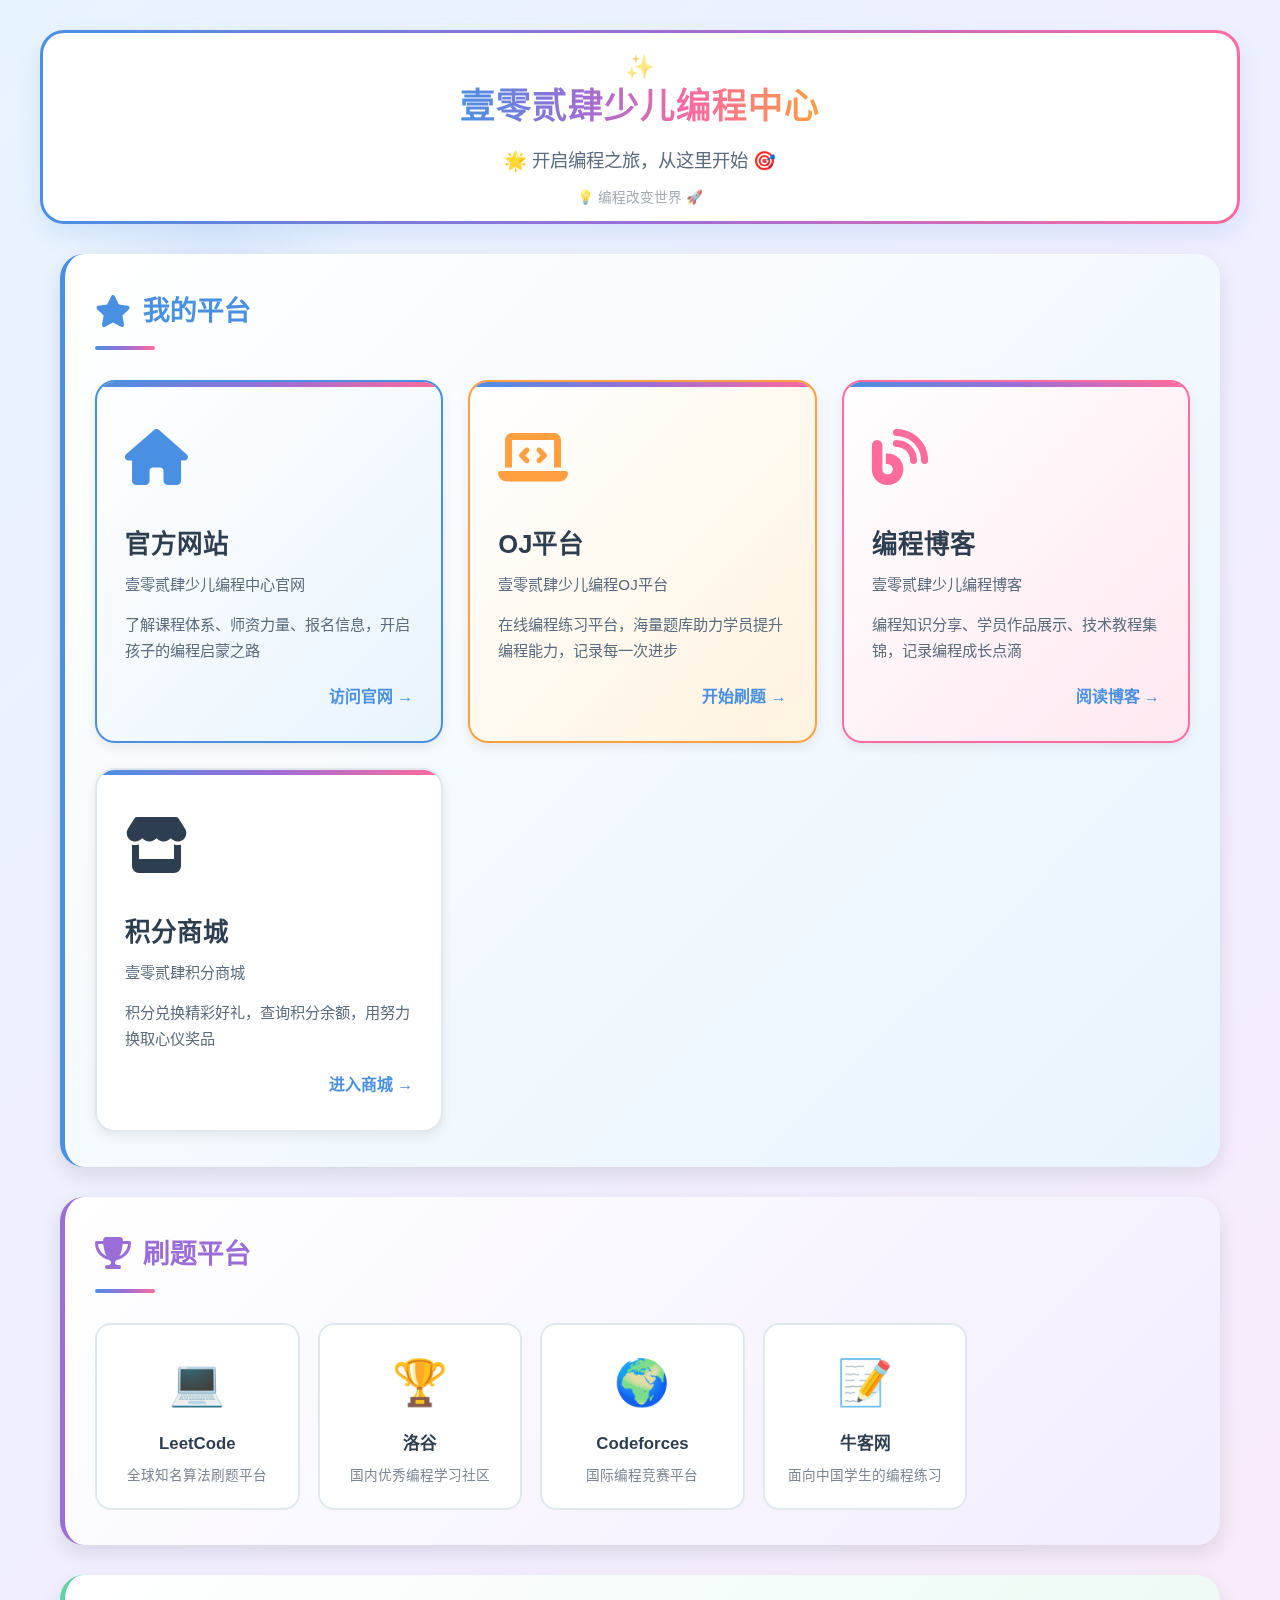
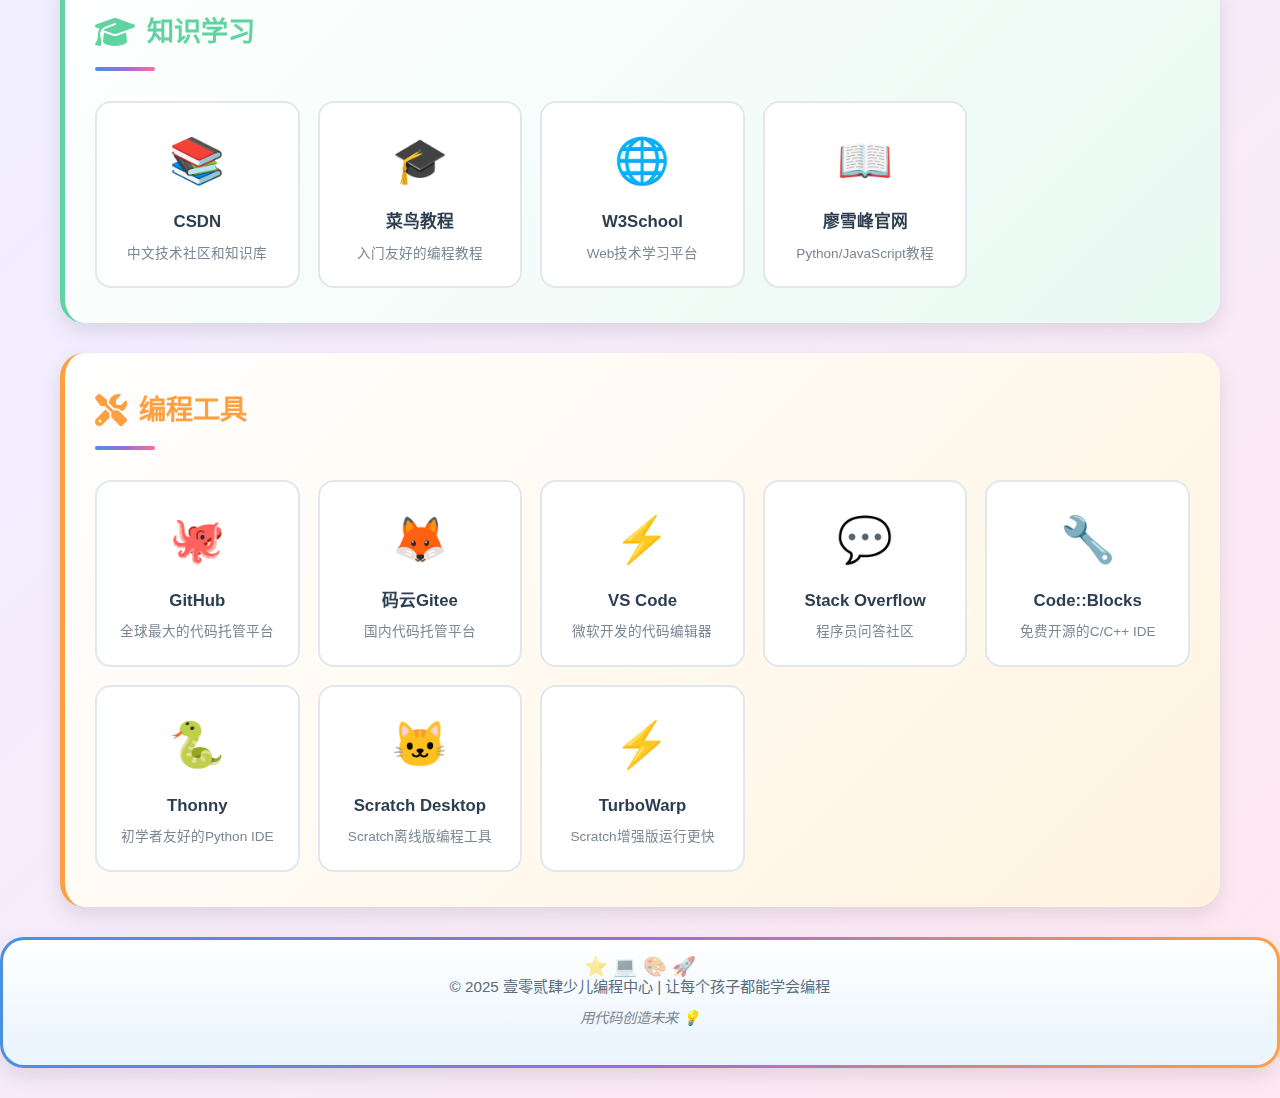
<file: index.html>
<!DOCTYPE html>
<html lang="zh-CN">
<head>
    <!-- 页面元信息 -->
    <meta charset="UTF-8">
    <meta name="viewport" content="width=device-width, initial-scale=1.0">
    <meta name="description" content="壹零贰肆少儿编程中心导航页，快速访问官网、OJ平台、博客及优质编程学习资源">
    <meta name="keywords" content="少儿编程,Scratch,Python,C++,编程教育,壹零贰肆">
    <link rel="icon" href="Image/logo.jpg" type="image/x-icon">
    <title>壹零贰肆少儿编程 - 导航中心</title>
    
    <!-- 引入样式文件 -->
    <link rel="stylesheet" href="css/style.css">
    
    <!-- 引入Font Awesome图标库 -->
    <link rel="stylesheet" href="https://cdnjs.cloudflare.com/ajax/libs/font-awesome/6.4.0/css/all.min.css">
</head>
<body>
    <!-- 头部区域 -->
    <header class="header">
        <div class="container">
            <!-- Logo和标题 -->
            <div class="logo-section">
                <!-- 圆形Logo，1024文字由CSS生成
                <div class="logo"></div> -->
                <h1 class="site-title">壹零贰肆少儿编程中心</h1>
            </div>
            <!-- 欢迎标语 -->
            <p class="tagline">开启编程之旅，从这里开始</p>
        </div>
    </header>

    <!-- 主内容区域 -->
    <main class="main-content">
        <div class="container">
            
            <!-- 我的平台区域 -->
            <section class="my-platforms">
                <h2 class="section-title">
                    <i class="fas fa-star"></i>
                    我的平台
                </h2>
                
                <!-- 平台卡片容器 -->
                <div class="platform-cards">
                    
                    <!-- 官网卡片 -->
                    <a href="https://www.1024code.top" target="_blank" class="platform-card card-main" data-desc="壹零贰肆少儿编程中心官网">
                        <div class="card-icon">
                            <i class="fas fa-home"></i>
                        </div>
                        <h3 class="card-title">官方网站</h3>
                        <p class="card-subtitle">壹零贰肆少儿编程中心官网</p>
                        <p class="card-description">了解课程体系、师资力量、报名信息，开启孩子的编程启蒙之路</p>
                        <div class="card-footer">
                            <span class="card-link">访问官网 →</span>
                        </div>
                    </a>
                    
                    <!-- OJ平台卡片 -->
                    <a href="http://oj.1024code.top" target="_blank" class="platform-card card-oj" data-desc="壹零贰肆少儿编程OJ平台">
                        <div class="card-icon">
                            <i class="fas fa-laptop-code"></i>
                        </div>
                        <h3 class="card-title">OJ平台</h3>
                        <p class="card-subtitle">壹零贰肆少儿编程OJ平台</p>
                        <p class="card-description">在线编程练习平台，海量题库助力学员提升编程能力，记录每一次进步</p>
                        <div class="card-footer">
                            <span class="card-link">开始刷题 →</span>
                        </div>
                    </a>
                    
                    <!-- 博客卡片 -->
                    <a href="https://blog.1024code.top" target="_blank" class="platform-card card-blog" data-desc="壹零贰肆少儿编程博客">
                        <div class="card-icon">
                            <i class="fas fa-blog"></i>
                        </div>
                        <h3 class="card-title">编程博客</h3>
                        <p class="card-subtitle">壹零贰肆少儿编程博客</p>
                        <p class="card-description">编程知识分享、学员作品展示、技术教程集锦，记录编程成长点滴</p>
                        <div class="card-footer">
                            <span class="card-link">阅读博客 →</span>
                        </div>
                    </a>
                    
                    <!-- 积分商城卡片 -->
                    <a href="points-store.html" class="platform-card card-store" data-desc="壹零贰肆积分商城">
                        <div class="card-icon">
                            <i class="fas fa-store"></i>
                        </div>
                        <h3 class="card-title">积分商城</h3>
                        <p class="card-subtitle">壹零贰肆积分商城</p>
                        <p class="card-description">积分兑换精彩好礼，查询积分余额，用努力换取心仪奖品</p>
                        <div class="card-footer">
                            <span class="card-link">进入商城 →</span>
                        </div>
                    </a>
                    
                </div>
            </section>

            <!-- 刷题平台区域 -->
            <section class="practice-platforms">
                <h2 class="section-title">
                    <i class="fas fa-trophy"></i>
                    刷题平台
                </h2>
                <div class="resource-grid">
                        
                        <a href="https://leetcode.cn/" target="_blank" class="resource-card">
                            <div class="resource-icon">💻</div>
                            <h4>LeetCode</h4>
                            <p>全球知名算法刷题平台</p>
                        </a>

                        <a href="https://www.luogu.com.cn/" target="_blank" class="resource-card">
                            <div class="resource-icon">🏆</div>
                            <h4>洛谷</h4>
                            <p>国内优秀编程学习社区</p>
                        </a>

                        <a href="https://codeforces.com/" target="_blank" class="resource-card">
                            <div class="resource-icon">🌍</div>
                            <h4>Codeforces</h4>
                            <p>国际编程竞赛平台</p>
                        </a>

                        <a href="https://www.nowcoder.com/" target="_blank" class="resource-card">
                            <div class="resource-icon">📝</div>
                            <h4>牛客网</h4>
                            <p>面向中国学生的编程练习</p>
                        </a>

                </div>
            </section>

            <!-- 知识学习区域 -->
            <section class="knowledge-learning">
                <h2 class="section-title">
                    <i class="fas fa-graduation-cap"></i>
                    知识学习
                </h2>
                <div class="resource-grid">
                        
                        <a href="https://www.csdn.net/" target="_blank" class="resource-card">
                            <div class="resource-icon">📚</div>
                            <h4>CSDN</h4>
                            <p>中文技术社区和知识库</p>
                        </a>

                        <a href="https://www.runoob.com/" target="_blank" class="resource-card">
                            <div class="resource-icon">🎓</div>
                            <h4>菜鸟教程</h4>
                            <p>入门友好的编程教程</p>
                        </a>

                        <a href="https://www.w3school.com.cn/" target="_blank" class="resource-card">
                            <div class="resource-icon">🌐</div>
                            <h4>W3School</h4>
                            <p>Web技术学习平台</p>
                        </a>

                        <a href="https://www.liaoxuefeng.com/" target="_blank" class="resource-card">
                            <div class="resource-icon">📖</div>
                            <h4>廖雪峰官网</h4>
                            <p>Python/JavaScript教程</p>
                        </a>

                </div>
            </section>

            <!-- 编程工具区域 -->
            <section class="programming-tools">
                <h2 class="section-title">
                    <i class="fas fa-tools"></i>
                    编程工具
                </h2>
                <div class="resource-grid">
                        
                        <a href="https://github.com/" target="_blank" class="resource-card">
                            <div class="resource-icon">🐙</div>
                            <h4>GitHub</h4>
                            <p>全球最大的代码托管平台</p>
                        </a>

                        <a href="https://gitee.com/" target="_blank" class="resource-card">
                            <div class="resource-icon">🦊</div>
                            <h4>码云Gitee</h4>
                            <p>国内代码托管平台</p>
                        </a>

                        <a href="https://code.visualstudio.com/" target="_blank" class="resource-card">
                            <div class="resource-icon">⚡</div>
                            <h4>VS Code</h4>
                            <p>微软开发的代码编辑器</p>
                        </a>

                        <a href="https://stackoverflow.com/" target="_blank" class="resource-card">
                            <div class="resource-icon">💬</div>
                            <h4>Stack Overflow</h4>
                            <p>程序员问答社区</p>
                        </a>

                        <a href="https://www.codeblocks.org/" target="_blank" class="resource-card">
                            <div class="resource-icon">🔧</div>
                            <h4>Code::Blocks</h4>
                            <p>免费开源的C/C++ IDE</p>
                        </a>

                        <a href="https://thonny.org/" target="_blank" class="resource-card">
                            <div class="resource-icon">🐍</div>
                            <h4>Thonny</h4>
                            <p>初学者友好的Python IDE</p>
                        </a>

                        <a href="https://scratch.mit.edu/download" target="_blank" class="resource-card">
                            <div class="resource-icon">🐱</div>
                            <h4>Scratch Desktop</h4>
                            <p>Scratch离线版编程工具</p>
                        </a>

                        <a href="https://turbowarp.org/" target="_blank" class="resource-card">
                            <div class="resource-icon">⚡</div>
                            <h4>TurboWarp</h4>
                            <p>Scratch增强版运行更快</p>
                        </a>

                </div>
            </section>

        </div>
    </main>

    <!-- 底部区域 -->
    <footer class="footer">
        <div class="container">
            <p class="copyright">© 2025 壹零贰肆少儿编程中心 | 让每个孩子都能学会编程</p>
            <p class="slogan">用代码创造未来 💡</p>
        </div>
    </footer>

</body>
</html>
</file>
<file: css/style.css>
/* ==================== 全局样式 ==================== */

/* 重置默认样式 */
* {
    margin: 0;
    padding: 0;
    box-sizing: border-box;
}

/* 根元素样式 */
:root {
    /* 平衡少儿编程风格 - 多彩但不花哨 */
    --primary-blue: #4A90E2;         /* 科技蓝 */
    --primary-purple: #9B6DD6;       /* 梦幻紫 */
    --primary-pink: #FF6B9D;         /* 活力粉 */
    --primary-orange: #FF9F40;       /* 活力橙 */
    --primary-green: #5FD4A0;        /* 清新绿 */
    --primary-yellow: #FFC93C;       /* 阳光黄 */
    
    /* 浅色背景 */
    --light-blue: #E8F4FD;           
    --light-purple: #F2EDFF;         
    --light-pink: #FFE8F1;           
    --light-orange: #FFF3E0;         
    --light-green: #E8F9F2;          
    
    /* 中性色 */
    --bg-main: #F8FAFB;              
    --bg-white: #FFFFFF;             
    --text-dark: #2C3E50;            
    --text-gray: #5A6C7D;            
    --text-light: #7B8794;           
    --border-light: #E1E8ED;         
    
    /* 阴影 */
    --shadow-sm: 0 2px 8px rgba(0, 0, 0, 0.06);
    --shadow-md: 0 4px 12px rgba(0, 0, 0, 0.08);
    --shadow-lg: 0 8px 20px rgba(0, 0, 0, 0.1);
    --shadow-color: 0 10px 25px rgba(74, 144, 226, 0.15);
    
    /* 圆角 */
    --radius-sm: 12px;
    --radius-md: 16px;
    --radius-lg: 20px;
    --radius-xl: 24px;
    
    /* 过渡动画 */
    --transition: all 0.3s ease;
}

/* body基础样式 - 柔和渐变背景 */
body {
    font-family: 'Microsoft YaHei', 'SimHei', Arial, sans-serif;
    line-height: 1.6;
    color: var(--text-dark);
    background: linear-gradient(135deg, #E8F4FD 0%, #F2EDFF 50%, #FFE8F1 100%);
    min-height: 100vh;
    padding: 30px 0;
    position: relative;
    overflow-x: hidden;
}

/* 添加柔和的装饰圆点 */
body::before {
    content: '';
    position: fixed;
    width: 300px;
    height: 300px;
    background: radial-gradient(circle, rgba(74, 144, 226, 0.08) 0%, transparent 70%);
    border-radius: 50%;
    top: 10%;
    left: 5%;
    pointer-events: none;
    z-index: 0;
}

body::after {
    content: '';
    position: fixed;
    width: 250px;
    height: 250px;
    background: radial-gradient(circle, rgba(255, 107, 157, 0.08) 0%, transparent 70%);
    border-radius: 50%;
    bottom: 15%;
    right: 8%;
    pointer-events: none;
    z-index: 0;
}

/* 容器 */
.container {
    max-width: 1200px;
    margin: 0 auto;
    padding: 0 20px;
    position: relative;
    z-index: 1;
}

/* 链接默认样式 */
a {
    text-decoration: none;
    color: inherit;
}


/* ==================== 头部样式 - 简约风格 ==================== */

.header {
    margin-bottom: 30px;
}

.header .container {
    background: linear-gradient(135deg, var(--bg-white) 0%, var(--light-blue) 100%);
    padding: 45px 30px;
    border-radius: var(--radius-xl);
    box-shadow: var(--shadow-color);
    text-align: center;
    position: relative;
    border: 3px solid transparent;
    background-image: 
        linear-gradient(white, white),
        linear-gradient(90deg, var(--primary-blue), var(--primary-purple), var(--primary-pink));
    background-origin: border-box;
    background-clip: padding-box, border-box;
}

/* 顶部彩色装饰条 */
.header .container::before {
    content: '✨';
    position: absolute;
    top: 15px;
    left: 50%;
    transform: translateX(-50%);
    font-size: 1.5rem;
    opacity: 0.6;
}

/* 底部装饰条 */
.header .container::after {
    content: '💡 编程改变世界 🚀';
    position: absolute;
    bottom: 12px;
    left: 0;
    right: 0;
    font-size: 0.85rem;
    color: var(--text-light);
    opacity: 0.7;
}

/* Logo区域 */
.logo-section {
    display: flex;
    flex-direction: column;
    align-items: center;
    justify-content: center;
    gap: 15px;
    margin-bottom: 0;
    position: relative;
    z-index: 1;
}

/* 网站标题 - 彩虹渐变 */
.site-title {
    font-size: 2.2rem;
    font-weight: 800;
    position: relative;
    z-index: 1;
    background: linear-gradient(90deg, 
        var(--primary-blue) 0%, 
        var(--primary-purple) 33%, 
        var(--primary-pink) 66%, 
        var(--primary-orange) 100%);
    -webkit-background-clip: text;
    -webkit-text-fill-color: transparent;
    background-clip: text;
    margin: 0;
    letter-spacing: 1px;
}

/* 标语 - 带emoji */
.tagline {
    font-size: 1.15rem;
    color: var(--text-gray);
    margin-top: 12px;
    position: relative;
    z-index: 1;
    font-weight: 500;
}

.tagline::before {
    content: '🌟 ';
}

.tagline::after {
    content: ' 🎯';
}


/* ==================== 主内容区 - 模块化设计 ==================== */

.main-content {
    background: transparent;
    padding: 0;
    margin-bottom: 30px;
}

/* 区块容器 - 彩色模块 */
.my-platforms {
    background: linear-gradient(135deg, var(--bg-white) 0%, var(--light-blue) 100%);
    border-radius: var(--radius-xl);
    padding: 35px 30px;
    box-shadow: var(--shadow-lg);
    margin-bottom: 30px;
    position: relative;
    border-left: 5px solid var(--primary-blue);
}

.practice-platforms {
    background: linear-gradient(135deg, var(--bg-white) 0%, var(--light-purple) 100%);
    border-radius: var(--radius-xl);
    padding: 35px 30px;
    box-shadow: var(--shadow-lg);
    margin-bottom: 30px;
    position: relative;
    border-left: 5px solid var(--primary-purple);
}

.knowledge-learning {
    background: linear-gradient(135deg, var(--bg-white) 0%, var(--light-green) 100%);
    border-radius: var(--radius-xl);
    padding: 35px 30px;
    box-shadow: var(--shadow-lg);
    margin-bottom: 30px;
    position: relative;
    border-left: 5px solid var(--primary-green);
}

.programming-tools {
    background: linear-gradient(135deg, var(--bg-white) 0%, var(--light-orange) 100%);
    border-radius: var(--radius-xl);
    padding: 35px 30px;
    box-shadow: var(--shadow-lg);
    margin-bottom: 30px;
    position: relative;
    border-left: 5px solid var(--primary-orange);
}

/* 区块标题 - 活泼风格 */
.section-title {
    font-size: 1.7rem;
    color: var(--text-dark);
    margin-bottom: 30px;
    display: flex;
    align-items: center;
    gap: 12px;
    font-weight: 700;
    position: relative;
    padding-bottom: 18px;
}

.section-title::after {
    content: '';
    position: absolute;
    bottom: 0;
    left: 0;
    width: 60px;
    height: 4px;
    background: linear-gradient(90deg, var(--primary-blue), var(--primary-purple), var(--primary-pink));
    border-radius: 10px;
}

.my-platforms .section-title {
    color: var(--primary-blue);
}

.my-platforms .section-title i {
    color: var(--primary-blue);
    font-size: 2rem;
    animation: pulse 2s ease-in-out infinite;
}

.practice-platforms .section-title {
    color: var(--primary-purple);
}

.practice-platforms .section-title i {
    color: var(--primary-purple);
    font-size: 2rem;
    animation: pulse 2s ease-in-out infinite 0.3s;
}

.knowledge-learning .section-title {
    color: var(--primary-green);
}

.knowledge-learning .section-title i {
    color: var(--primary-green);
    font-size: 2rem;
    animation: pulse 2s ease-in-out infinite 0.6s;
}

.programming-tools .section-title {
    color: var(--primary-orange);
}

.programming-tools .section-title i {
    color: var(--primary-orange);
    font-size: 2rem;
    animation: pulse 2s ease-in-out infinite 0.9s;
}

@keyframes pulse {
    0%, 100% { transform: scale(1); }
    50% { transform: scale(1.1); }
}


/* ==================== 我的平台区域 ==================== */

/* 平台卡片容器 */
.platform-cards {
    display: grid;
    grid-template-columns: repeat(auto-fit, minmax(300px, 1fr));
    gap: 25px;
}

/* 平台卡片 - 彩色卡片 */
.platform-card {
    background: var(--bg-white);
    border: 2px solid var(--border-light);
    padding: 32px 28px;
    border-radius: var(--radius-lg);
    box-shadow: var(--shadow-md);
    transition: var(--transition);
    display: flex;
    flex-direction: column;
    position: relative;
    overflow: hidden;
}

/* 卡片顶部装饰条 */
.platform-card::before {
    content: '';
    position: absolute;
    top: 0;
    left: 0;
    right: 0;
    height: 5px;
    background: linear-gradient(90deg, var(--primary-blue), var(--primary-purple), var(--primary-pink));
}

/* 卡片角标 */
.platform-card::after {
    content: '⭐';
    position: absolute;
    top: 15px;
    right: 15px;
    font-size: 1.2rem;
    opacity: 0;
    transition: var(--transition);
}

/* 卡片悬停效果 */
.platform-card:hover {
    transform: translateY(-8px) scale(1.02);
    box-shadow: var(--shadow-color);
}

.platform-card:hover::after {
    opacity: 0.8;
}

/* 卡片图标 */
.card-icon {
    font-size: 3.5rem;
    margin-bottom: 20px;
    position: relative;
    z-index: 1;
}

/* 卡片标题 */
.card-title {
    font-size: 1.6rem;
    margin-bottom: 8px;
    font-weight: 700;
    color: var(--text-dark);
    position: relative;
    z-index: 1;
}

/* 卡片副标题 */
.card-subtitle {
    font-size: 0.95rem;
    margin-bottom: 15px;
    color: var(--text-gray);
    position: relative;
    z-index: 1;
    font-weight: 500;
}

/* 卡片描述 */
.card-description {
    font-size: 0.95rem;
    line-height: 1.7;
    margin-bottom: 20px;
    flex-grow: 1;
    color: var(--text-gray);
    position: relative;
    z-index: 1;
}

/* 卡片底部 */
.card-footer {
    display: flex;
    justify-content: flex-end;
    position: relative;
    z-index: 1;
}

/* 卡片链接 */
.card-link {
    font-weight: 600;
    font-size: 1rem;
    color: var(--primary-blue);
    display: inline-flex;
    align-items: center;
    gap: 5px;
}

/* 不同卡片的彩色背景和图标 */
.card-main {
    background: linear-gradient(135deg, var(--bg-white) 0%, var(--light-blue) 100%);
    border-color: var(--primary-blue);
}

.card-main .card-icon {
    color: var(--primary-blue);
}

.card-main:hover {
    box-shadow: 0 12px 30px rgba(74, 144, 226, 0.25);
}

.card-oj {
    background: linear-gradient(135deg, var(--bg-white) 0%, var(--light-orange) 100%);
    border-color: var(--primary-orange);
}

.card-oj .card-icon {
    color: var(--primary-orange);
}

.card-oj:hover {
    box-shadow: 0 12px 30px rgba(255, 159, 64, 0.25);
}

.card-blog {
    background: linear-gradient(135deg, var(--bg-white) 0%, var(--light-pink) 100%);
    border-color: var(--primary-pink);
}

.card-blog .card-icon {
    color: var(--primary-pink);
}

.card-blog:hover {
    box-shadow: 0 12px 30px rgba(255, 107, 157, 0.25);
}


/* ==================== 资源区域 ==================== */

/* 资源网格 */
.resource-grid {
    display: grid;
    grid-template-columns: repeat(auto-fill, minmax(200px, 1fr));
    gap: 18px;
}

/* 资源卡片 - 轻盈设计 */
.resource-card {
    background: var(--bg-white);
    padding: 22px 18px;
    border-radius: var(--radius-md);
    border: 2px solid var(--border-light);
    transition: var(--transition);
    text-align: center;
    display: flex;
    flex-direction: column;
    align-items: center;
    position: relative;
}

/* 资源卡片悬停效果 */
.resource-card:hover {
    transform: translateY(-5px) scale(1.03);
    box-shadow: var(--shadow-lg);
}

.practice-platforms .resource-card:hover {
    border-color: var(--primary-purple);
    background: linear-gradient(135deg, var(--bg-white) 0%, var(--light-purple) 100%);
}

.knowledge-learning .resource-card:hover {
    border-color: var(--primary-green);
    background: linear-gradient(135deg, var(--bg-white) 0%, var(--light-green) 100%);
}

.programming-tools .resource-card:hover {
    border-color: var(--primary-orange);
    background: linear-gradient(135deg, var(--bg-white) 0%, var(--light-orange) 100%);
}

/* 资源图标 - 动态效果 */
.resource-icon {
    font-size: 2.8rem;
    margin-bottom: 12px;
    position: relative;
    z-index: 1;
    transition: var(--transition);
}

.resource-card:hover .resource-icon {
    transform: scale(1.15);
}

/* 资源标题 */
.resource-card h4 {
    font-size: 1.05rem;
    color: var(--text-dark);
    margin-bottom: 8px;
    font-weight: 600;
    position: relative;
    z-index: 1;
}

/* 资源描述 */
.resource-card p {
    font-size: 0.85rem;
    color: var(--text-light);
    line-height: 1.5;
    position: relative;
    z-index: 1;
}


/* ==================== 底部样式 - 彩色风格 ==================== */

.footer {
    background: linear-gradient(135deg, var(--bg-white) 0%, var(--light-blue) 100%);
    padding: 35px 20px;
    border-radius: var(--radius-xl);
    box-shadow: var(--shadow-lg);
    text-align: center;
    position: relative;
    border: 3px solid transparent;
    background-image: 
        linear-gradient(white, #E8F4FD),
        linear-gradient(90deg, var(--primary-blue), var(--primary-purple), var(--primary-orange));
    background-origin: border-box;
    background-clip: padding-box, border-box;
}

.footer::before {
    content: '⭐ 💻 🎨 🚀';
    position: absolute;
    top: 12px;
    left: 50%;
    transform: translateX(-50%);
    font-size: 1.2rem;
    opacity: 0.5;
}

/* 版权信息 */
.copyright {
    font-size: 0.95rem;
    color: var(--text-gray);
    margin-bottom: 8px;
    font-weight: 500;
}

/* 底部标语 */
.slogan {
    font-size: 0.9rem;
    color: var(--text-light);
    font-style: italic;
}


/* ==================== 响应式设计 ==================== */

/* 平板设备 */
@media (max-width: 768px) {
    /* 头部调整 */
    .header .container {
        padding: 35px 20px;
    }
    
    .logo-section {
        flex-direction: column;
        gap: 10px;
    }
    
    .site-title {
        font-size: 1.8rem;
    }
    
    .tagline {
        font-size: 1rem;
    }
    
    /* 模块化区块调整 */
    .my-platforms,
    .practice-platforms,
    .knowledge-learning,
    .programming-tools {
        padding: 30px 20px;
    }
    
    /* 平台卡片调整 */
    .platform-cards {
        grid-template-columns: 1fr;
        gap: 20px;
    }
    
    /* 区块标题调整 */
    .section-title {
        font-size: 1.6rem;
    }
    
    /* 资源网格调整 */
    .resource-grid {
        grid-template-columns: repeat(auto-fill, minmax(180px, 1fr));
        gap: 15px;
    }
}

/* 手机设备 */
@media (max-width: 480px) {
    /* 容器内边距 */
    .container {
        padding: 0 15px;
    }
    
    body {
        padding: 15px 0;
    }
    
    /* 头部调整 */
    .header {
        margin-bottom: 25px;
    }
    
    .header .container {
        padding: 30px 20px;
    }
    
    .site-title {
        font-size: 1.5rem;
    }
    
    .tagline {
        font-size: 0.95rem;
    }
    
    /* 模块化区块调整 */
    .my-platforms,
    .practice-platforms,
    .knowledge-learning,
    .programming-tools {
        padding: 25px 20px;
        margin-bottom: 20px;
    }
    
    /* 平台卡片调整 */
    .platform-card {
        padding: 28px 22px;
    }
    
    .card-icon {
        font-size: 3rem;
    }
    
    .card-title {
        font-size: 1.4rem;
    }
    
    /* 区块标题调整 */
    .section-title {
        font-size: 1.4rem;
    }
    
    /* 资源网格调整 */
    .resource-grid {
        grid-template-columns: 1fr;
        gap: 12px;
    }
    
    /* 底部调整 */
    .footer {
        padding: 25px 15px;
    }
}


/* ==================== 打印样式 ==================== */

@media print {
    body {
        background: white;
        padding: 0;
    }
    
    .platform-card,
    .resource-card {
        box-shadow: none;
        border: 1px solid var(--border-color);
    }
    
    .platform-card:hover,
    .resource-card:hover {
        transform: none;
    }
}
</file>
